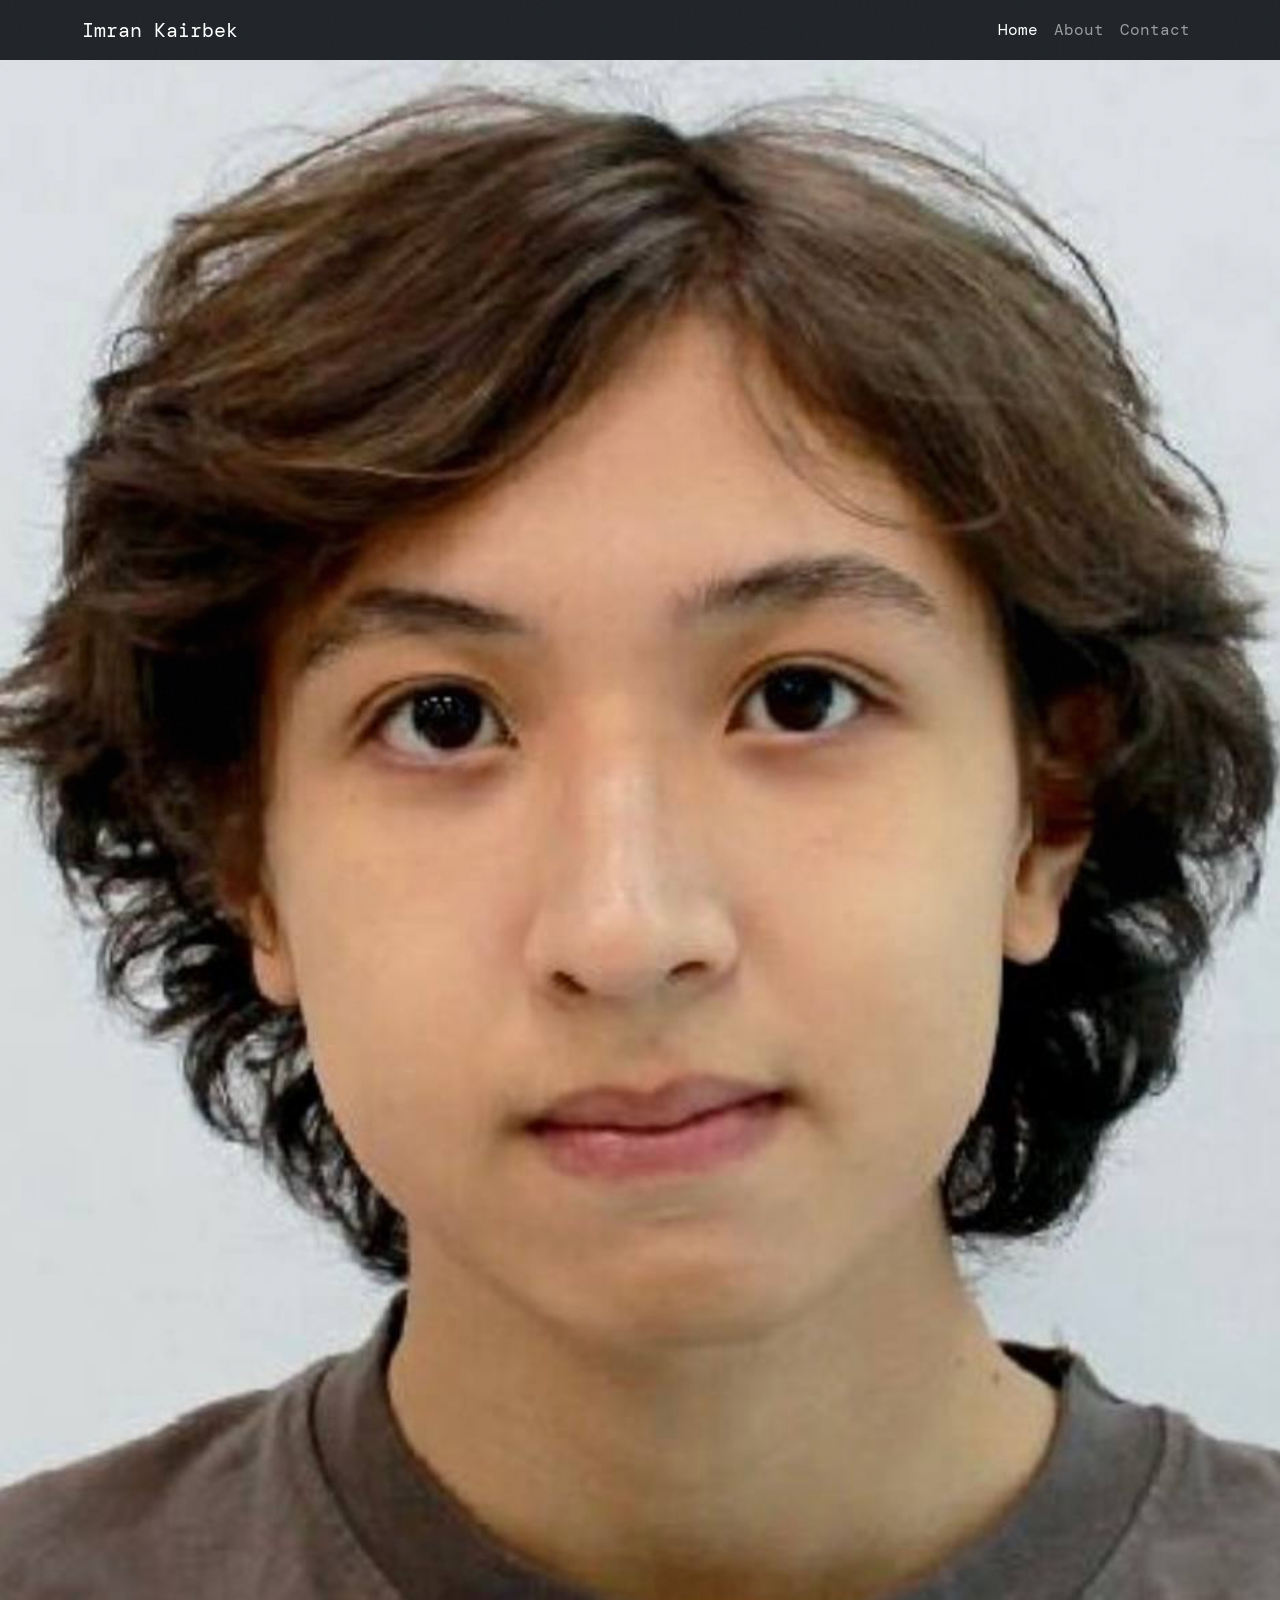
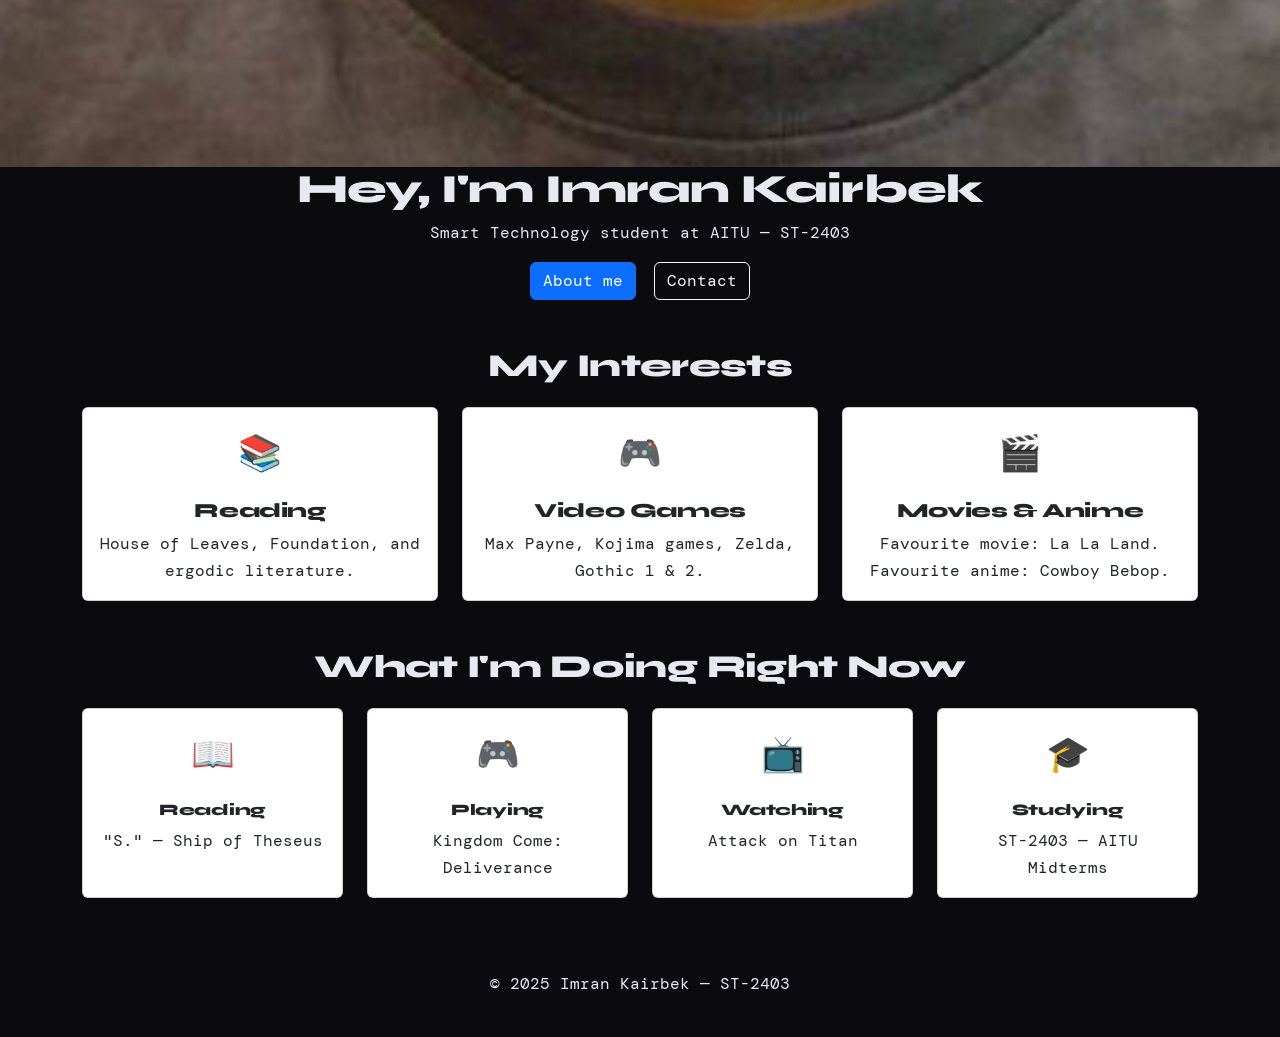
<file: index.html>
<!DOCTYPE html>
<html lang="en">
<head>
  <meta charset="UTF-8" />
  <meta name="viewport" content="width=device-width, initial-scale=1.0" />
  <title>Imran Kairbek</title>

  <!-- Bootstrap CSS -->
  <link href="https://cdn.jsdelivr.net/npm/bootstrap@5.3.3/dist/css/bootstrap.min.css" rel="stylesheet" />
  <!-- Our custom styles -->
  <link href="styles.css" rel="stylesheet" />
</head>
<body>

  <!-- NAVIGATION BAR -->
  <!-- navbar-expand-lg: turns into a hamburger menu on small screens -->
  <nav class="navbar navbar-expand-lg navbar-dark bg-dark">
    <div class="container">
      <a class="navbar-brand" href="index.html">Imran Kairbek</a>

      <!-- Hamburger button (only shows on mobile) -->
      <button class="navbar-toggler" type="button"
              data-bs-toggle="collapse" data-bs-target="#navMenu">
        <span class="navbar-toggler-icon"></span>
      </button>

      <!-- Links (collapse on mobile) -->
      <div class="collapse navbar-collapse" id="navMenu">
        <ul class="navbar-nav ms-auto">
          <li class="nav-item"><a class="nav-link active" href="index.html">Home</a></li>
          <li class="nav-item"><a class="nav-link" href="about.html">About</a></li>
          <li class="nav-item"><a class="nav-link" href="contact.html">Contact</a></li>
        </ul>
      </div>
    </div>
  </nav>


  <!-- HERO / HEADER -->
  <header class="hero text-center">
    <img src="pic.jpg" alt="Imran Kairbek" class="hero-photo" />
    <h1>Hey, I'm Imran Kairbek</h1>
    <p>Smart Technology student at AITU — ST-2403</p>
    <a href="about.html" class="btn btn-primary me-2">About me</a>
    <a href="contact.html" class="btn btn-outline-light">Contact</a>
  </header>


  <!-- INTERESTS SECTION -->
  <!-- Bootstrap grid: 3 columns on medium screens, 1 column on mobile -->
  <section class="container my-5">
    <h2 class="text-center mb-4">My Interests</h2>

    <div class="row g-4">

      <div class="col-md-4">
        <div class="card h-100">
          <div class="card-body text-center">
            <div class="card-icon">📚</div>
            <h5 class="card-title">Reading</h5>
            <p class="card-text">House of Leaves, Foundation, and ergodic literature.</p>
          </div>
        </div>
      </div>

      <div class="col-md-4">
        <div class="card h-100">
          <div class="card-body text-center">
            <div class="card-icon">🎮</div>
            <h5 class="card-title">Video Games</h5>
            <p class="card-text">Max Payne, Kojima games, Zelda, Gothic 1 &amp; 2.</p>
          </div>
        </div>
      </div>

      <div class="col-md-4">
        <div class="card h-100">
          <div class="card-body text-center">
            <div class="card-icon">🎬</div>
            <h5 class="card-title">Movies &amp; Anime</h5>
            <p class="card-text">Favourite movie: La La Land. Favourite anime: Cowboy Bebop.</p>
          </div>
        </div>
      </div>

    </div>
  </section>


  <!-- CURRENTLY SECTION -->
  <!-- col-sm-6: 2 columns on small, col-lg-3: 4 columns on large -->
  <section class="container my-5">
    <h2 class="text-center mb-4">What I'm Doing Right Now</h2>

    <div class="row g-4">

      <div class="col-sm-6 col-lg-3">
        <div class="card h-100 text-center">
          <div class="card-body">
            <div class="card-icon">📖</div>
            <h6 class="card-title">Reading</h6>
            <p class="card-text">"S." — Ship of Theseus</p>
          </div>
        </div>
      </div>

      <div class="col-sm-6 col-lg-3">
        <div class="card h-100 text-center">
          <div class="card-body">
            <div class="card-icon">🎮</div>
            <h6 class="card-title">Playing</h6>
            <p class="card-text">Kingdom Come: Deliverance</p>
          </div>
        </div>
      </div>

      <div class="col-sm-6 col-lg-3">
        <div class="card h-100 text-center">
          <div class="card-body">
            <div class="card-icon">📺</div>
            <h6 class="card-title">Watching</h6>
            <p class="card-text">Attack on Titan</p>
          </div>
        </div>
      </div>

      <div class="col-sm-6 col-lg-3">
        <div class="card h-100 text-center">
          <div class="card-body">
            <div class="card-icon">🎓</div>
            <h6 class="card-title">Studying</h6>
            <p class="card-text">ST-2403 — AITU Midterms</p>
          </div>
        </div>
      </div>

    </div>
  </section>


  <!-- FOOTER -->
  <footer class="text-center py-4">
    <p>© 2025 Imran Kairbek — ST-2403</p>
  </footer>


  <!-- Bootstrap JS (needed for navbar hamburger) -->
  <script src="https://cdn.jsdelivr.net/npm/bootstrap@5.3.3/dist/js/bootstrap.bundle.min.js"></script>

</body>
</html>
</file>
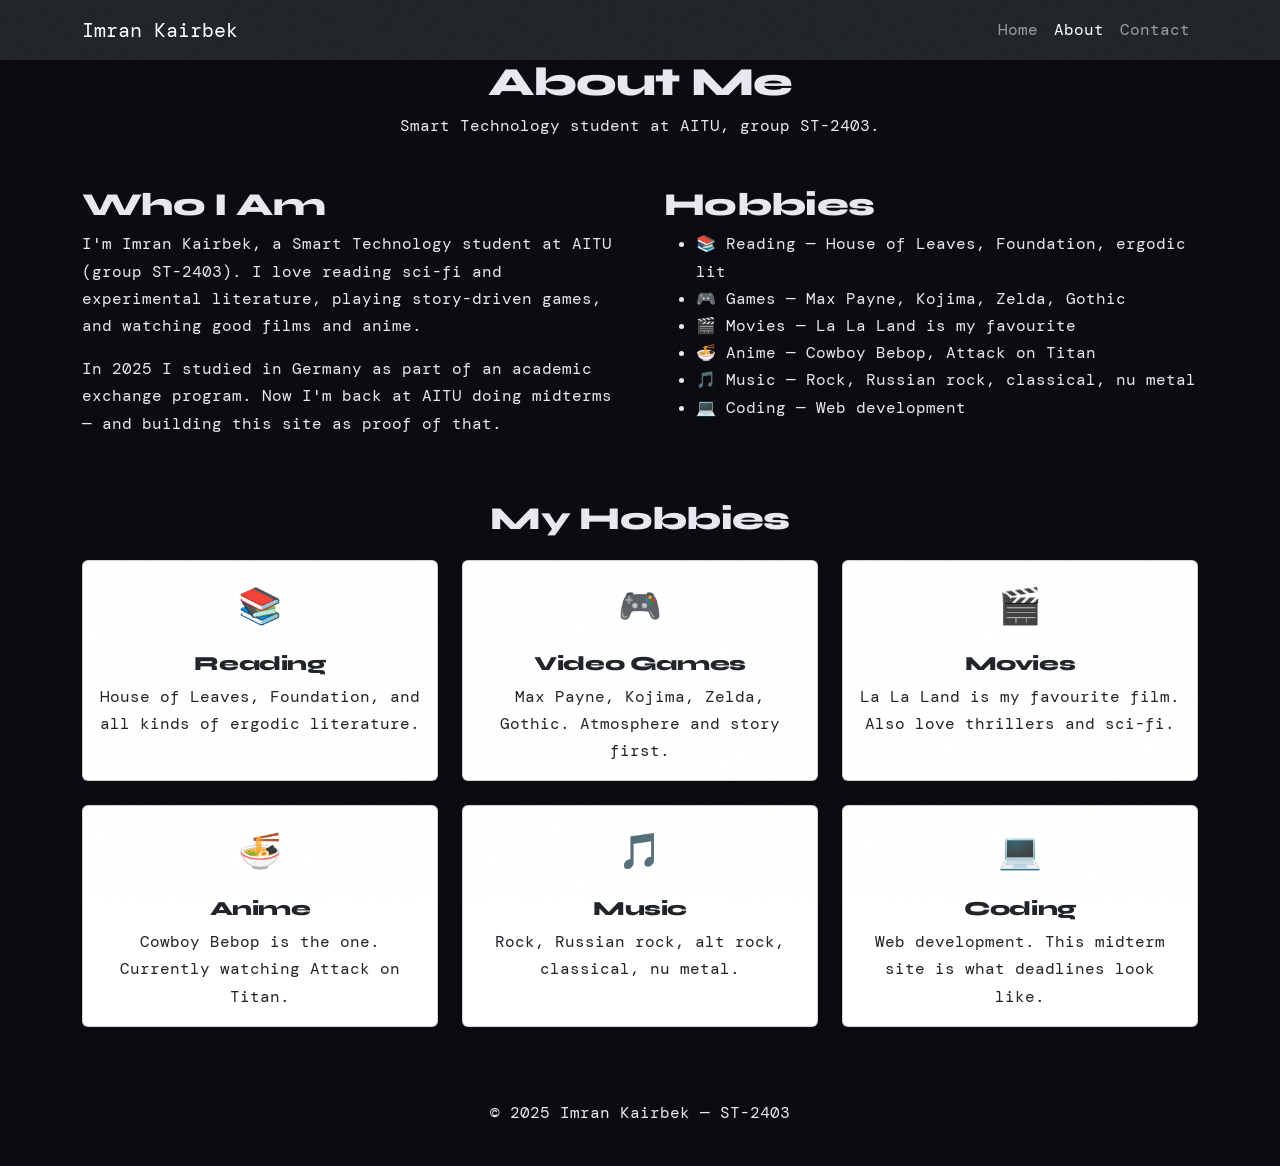
<file: about.html>
<!DOCTYPE html>
<html lang="en">
<head>
  <meta charset="UTF-8" />
  <meta name="viewport" content="width=device-width, initial-scale=1.0" />
  <title>About — Imran Kairbek</title>

  <link href="https://cdn.jsdelivr.net/npm/bootstrap@5.3.3/dist/css/bootstrap.min.css" rel="stylesheet" />
  <link href="styles.css" rel="stylesheet" />
</head>
<body>

  <!-- NAVIGATION BAR -->
  <nav class="navbar navbar-expand-lg navbar-dark bg-dark">
    <div class="container">
      <a class="navbar-brand" href="index.html">Imran Kairbek</a>
      <button class="navbar-toggler" type="button"
              data-bs-toggle="collapse" data-bs-target="#navMenu">
        <span class="navbar-toggler-icon"></span>
      </button>
      <div class="collapse navbar-collapse" id="navMenu">
        <ul class="navbar-nav ms-auto">
          <li class="nav-item"><a class="nav-link" href="index.html">Home</a></li>
          <li class="nav-item"><a class="nav-link active" href="about.html">About</a></li>
          <li class="nav-item"><a class="nav-link" href="contact.html">Contact</a></li>
        </ul>
      </div>
    </div>
  </nav>


  <!-- PAGE HEADER -->
  <header class="page-header text-center">
    <h1>About Me</h1>
    <p>Smart Technology student at AITU, group ST-2403.</p>
  </header>


  <!-- BIO + HOBBIES -->
  <!-- Two columns side by side on large screens, stacked on mobile -->
  <section class="container my-5">
    <div class="row g-5">

      <!-- Left column: Bio text -->
      <div class="col-lg-6">
        <h2>Who I Am</h2>
        <p>
          I'm Imran Kairbek, a Smart Technology student at AITU (group ST-2403).
          I love reading sci-fi and experimental literature, playing story-driven games,
          and watching good films and anime.
        </p>
        <p>
          In 2025 I studied in Germany as part of an academic exchange program.
          Now I'm back at AITU doing midterms — and building this site as proof of that.
        </p>
      </div>

      <!-- Right column: Hobbies list -->
      <div class="col-lg-6">
        <h2>Hobbies</h2>
        <ul class="hobby-list">
          <li>📚 Reading — House of Leaves, Foundation, ergodic lit</li>
          <li>🎮 Games — Max Payne, Kojima, Zelda, Gothic</li>
          <li>🎬 Movies — La La Land is my favourite</li>
          <li>🍜 Anime — Cowboy Bebop, Attack on Titan</li>
          <li>🎵 Music — Rock, Russian rock, classical, nu metal</li>
          <li>💻 Coding — Web development</li>
        </ul>
      </div>

    </div>
  </section>


  <!-- HOBBY CARDS -->
  <!-- col-sm-6 col-lg-4: 3 columns on large, 2 on tablet, 1 on mobile -->
  <section class="container my-5">
    <h2 class="text-center mb-4">My Hobbies</h2>

    <div class="row g-4">

      <div class="col-sm-6 col-lg-4">
        <div class="card h-100 text-center">
          <div class="card-body">
            <div class="card-icon">📚</div>
            <h5 class="card-title">Reading</h5>
            <p class="card-text">House of Leaves, Foundation, and all kinds of ergodic literature.</p>
          </div>
        </div>
      </div>

      <div class="col-sm-6 col-lg-4">
        <div class="card h-100 text-center">
          <div class="card-body">
            <div class="card-icon">🎮</div>
            <h5 class="card-title">Video Games</h5>
            <p class="card-text">Max Payne, Kojima, Zelda, Gothic. Atmosphere and story first.</p>
          </div>
        </div>
      </div>

      <div class="col-sm-6 col-lg-4">
        <div class="card h-100 text-center">
          <div class="card-body">
            <div class="card-icon">🎬</div>
            <h5 class="card-title">Movies</h5>
            <p class="card-text">La La Land is my favourite film. Also love thrillers and sci-fi.</p>
          </div>
        </div>
      </div>

      <div class="col-sm-6 col-lg-4">
        <div class="card h-100 text-center">
          <div class="card-body">
            <div class="card-icon">🍜</div>
            <h5 class="card-title">Anime</h5>
            <p class="card-text">Cowboy Bebop is the one. Currently watching Attack on Titan.</p>
          </div>
        </div>
      </div>

      <div class="col-sm-6 col-lg-4">
        <div class="card h-100 text-center">
          <div class="card-body">
            <div class="card-icon">🎵</div>
            <h5 class="card-title">Music</h5>
            <p class="card-text">Rock, Russian rock, alt rock, classical, nu metal.</p>
          </div>
        </div>
      </div>

      <div class="col-sm-6 col-lg-4">
        <div class="card h-100 text-center">
          <div class="card-body">
            <div class="card-icon">💻</div>
            <h5 class="card-title">Coding</h5>
            <p class="card-text">Web development. This midterm site is what deadlines look like.</p>
          </div>
        </div>
      </div>

    </div>
  </section>


  <!-- FOOTER -->
  <footer class="text-center py-4">
    <p>© 2025 Imran Kairbek — ST-2403</p>
  </footer>

  <script src="https://cdn.jsdelivr.net/npm/bootstrap@5.3.3/dist/js/bootstrap.bundle.min.js"></script>

</body>
</html>
</file>
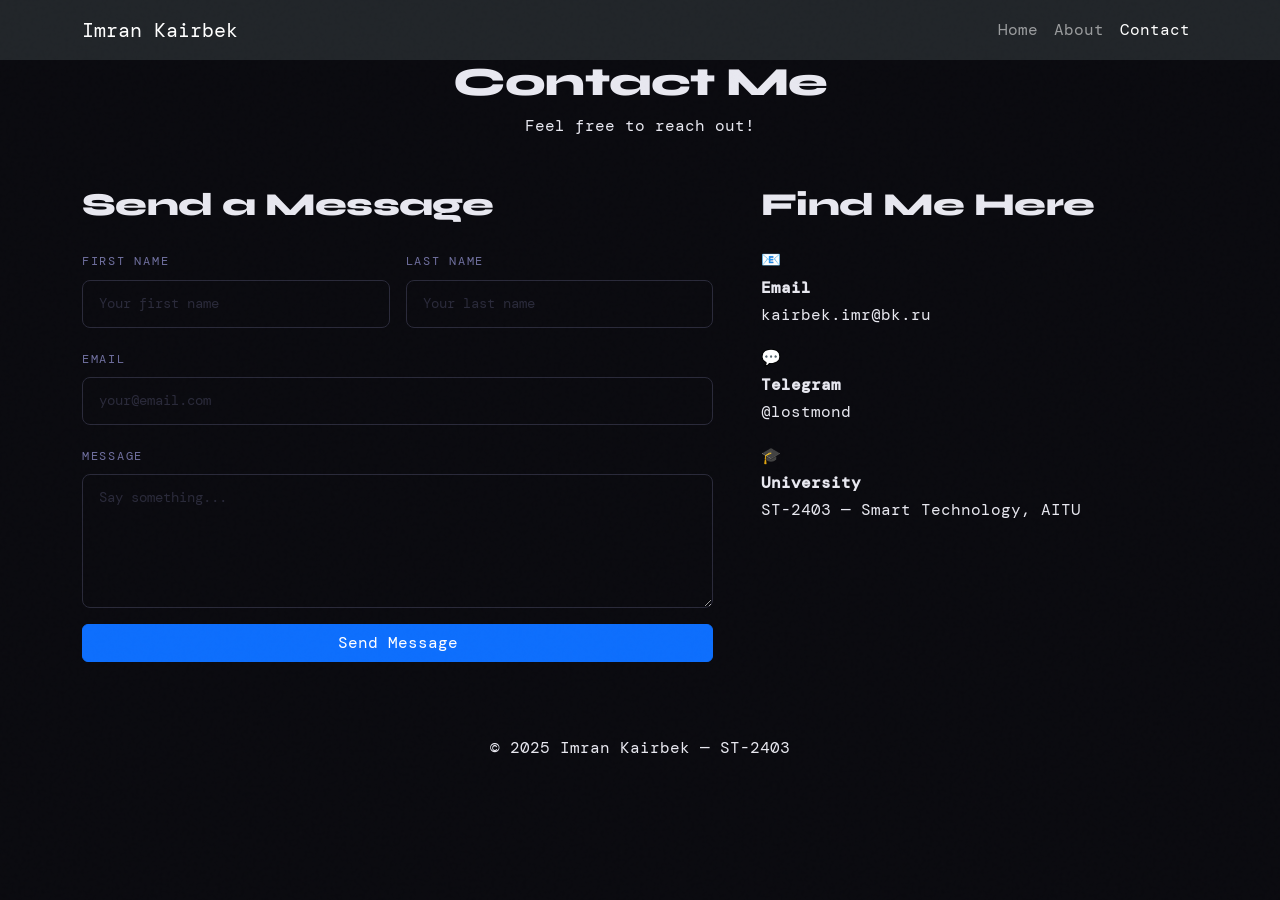
<file: contact.html>
<!DOCTYPE html>
<html lang="en">
<head>
  <meta charset="UTF-8" />
  <meta name="viewport" content="width=device-width, initial-scale=1.0" />
  <title>Contact — Imran Kairbek</title>

  <link href="https://cdn.jsdelivr.net/npm/bootstrap@5.3.3/dist/css/bootstrap.min.css" rel="stylesheet" />
  <link href="styles.css" rel="stylesheet" />
</head>
<body>

  <!-- NAVIGATION BAR -->
  <nav class="navbar navbar-expand-lg navbar-dark bg-dark">
    <div class="container">
      <a class="navbar-brand" href="index.html">Imran Kairbek</a>
      <button class="navbar-toggler" type="button"
              data-bs-toggle="collapse" data-bs-target="#navMenu">
        <span class="navbar-toggler-icon"></span>
      </button>
      <div class="collapse navbar-collapse" id="navMenu">
        <ul class="navbar-nav ms-auto">
          <li class="nav-item"><a class="nav-link" href="index.html">Home</a></li>
          <li class="nav-item"><a class="nav-link" href="about.html">About</a></li>
          <li class="nav-item"><a class="nav-link active" href="contact.html">Contact</a></li>
        </ul>
      </div>
    </div>
  </nav>


  <!-- PAGE HEADER -->
  <header class="page-header text-center">
    <h1>Contact Me</h1>
    <p>Feel free to reach out!</p>
  </header>


  <!-- FORM + INFO -->
  <!-- Two columns: form on the left, contact info on the right -->
  <section class="container my-5">
    <div class="row g-5">

      <!-- Left column: Contact form -->
      <div class="col-lg-7">
        <h2 class="mb-4">Send a Message</h2>

        <div class="row g-3">

          <div class="col-md-6">
            <label class="form-label" for="firstName">First Name</label>
            <input type="text" class="form-control" id="firstName" placeholder="Your first name" />
          </div>

          <div class="col-md-6">
            <label class="form-label" for="lastName">Last Name</label>
            <input type="text" class="form-control" id="lastName" placeholder="Your last name" />
          </div>

          <div class="col-12">
            <label class="form-label" for="email">Email</label>
            <input type="email" class="form-control" id="email" placeholder="your@email.com" />
          </div>

          <div class="col-12">
            <label class="form-label" for="message">Message</label>
            <textarea class="form-control" id="message" rows="5" placeholder="Say something..."></textarea>
          </div>

          <div class="col-12">
            <button type="button" class="btn btn-primary w-100" onclick="sendMessage()">
              Send Message
            </button>
          </div>

        </div>
      </div>

      <!-- Right column: Contact details -->
      <div class="col-lg-5">
        <h2 class="mb-4">Find Me Here</h2>

        <div class="contact-item">
          <span class="contact-icon">📧</span>
          <div>
            <strong>Email</strong>
            <p>kairbek.imr@bk.ru</p>
          </div>
        </div>

        <div class="contact-item">
          <span class="contact-icon">💬</span>
          <div>
            <strong>Telegram</strong>
            <p>@lostmond</p>
          </div>
        </div>

        <div class="contact-item">
          <span class="contact-icon">🎓</span>
          <div>
            <strong>University</strong>
            <p>ST-2403 — Smart Technology, AITU</p>
          </div>
        </div>

      </div>

    </div>
  </section>


  <!-- FOOTER -->
  <footer class="text-center py-4">
    <p>© 2025 Imran Kairbek — ST-2403</p>
  </footer>

  <script src="https://cdn.jsdelivr.net/npm/bootstrap@5.3.3/dist/js/bootstrap.bundle.min.js"></script>
  <script>
    function sendMessage() {
      const email   = document.getElementById('email').value.trim();
      const message = document.getElementById('message').value.trim();

      if (!email || !message) {
        alert('Please fill in your email and message.');
        return;
      }

      alert('Message sent! I will get back to you soon.');

      // Clear the form
      document.getElementById('firstName').value = '';
      document.getElementById('lastName').value  = '';
      document.getElementById('email').value     = '';
      document.getElementById('message').value   = '';
    }
  </script>

</body>
</html>
</file>
<file: styles.css>
/* ============================================================
   IMRAN KAIRBEK — styles.css
   Shared across all pages: index.html, about.html, contact.html
   ============================================================ */

@import url('https://fonts.googleapis.com/css2?family=Syne:wght@400;600;700;800&family=DM+Mono:ital,wght@0,300;0,400;0,500;1,300&display=swap');


/* ── CSS VARIABLES ── */
:root {
  --bg:        #0a0a0f;
  --surface:   #111118;
  --surface2:  #1a1a24;
  --border:    #2a2a3a;
  --accent:    #7c6fff;
  --accent2:   #ff6b6b;
  --accent3:   #43e8b0;
  --text:      #e8e8f0;
  --muted:     #7070a0;
  --font-head: 'Syne', sans-serif;
  --font-mono: 'DM Mono', monospace;
}


/* ── RESET & BASE ── */
*, *::before, *::after { box-sizing: border-box; margin: 0; padding: 0; }

html { scroll-behavior: smooth; }

body {
  background: var(--bg);
  color: var(--text);
  font-family: var(--font-mono);
  font-size: 16px;
  line-height: 1.7;
  min-height: 100vh;
  overflow-x: hidden;
}

/* Subtle noise grain texture overlay */
body::before {
  content: '';
  position: fixed;
  inset: 0;
  background-image: url("data:image/svg+xml,%3Csvg viewBox='0 0 256 256' xmlns='http://www.w3.org/2000/svg'%3E%3Cfilter id='noise'%3E%3CfeTurbulence type='fractalNoise' baseFrequency='0.9' numOctaves='4' stitchTiles='stitch'/%3E%3C/filter%3E%3Crect width='100%25' height='100%25' filter='url(%23noise)' opacity='0.04'/%3E%3C/svg%3E");
  pointer-events: none;
  z-index: 9999;
  opacity: 0.4;
}

h1, h2, h3, h4, h5, h6 {
  font-family: var(--font-head);
  font-weight: 800;
  line-height: 1.1;
  letter-spacing: -0.02em;
}

a { color: var(--accent); text-decoration: none; transition: color 0.2s; }
a:hover { color: var(--accent3); }


/* ── NAVBAR ── */
.site-nav {
  background: rgba(10, 10, 15, 0.85);
  backdrop-filter: blur(16px);
  border-bottom: 1px solid var(--border);
  position: sticky;
  top: 0;
  z-index: 1000;
}

.site-nav .navbar-brand {
  font-family: var(--font-head);
  font-weight: 800;
  font-size: 1.3rem;
  color: var(--text) !important;
}
.site-nav .navbar-brand span { color: var(--accent); }

.site-nav .nav-link {
  font-family: var(--font-mono);
  font-size: 0.8rem;
  color: var(--muted) !important;
  text-transform: uppercase;
  letter-spacing: 0.12em;
  padding: 1.4rem 1rem !important;
  border-bottom: 2px solid transparent;
  transition: color 0.2s, border-bottom 0.2s;
}
.site-nav .nav-link:hover,
.site-nav .nav-link.active {
  color: var(--text) !important;
  border-bottom: 2px solid var(--accent);
}

.navbar-toggler { border-color: var(--border) !important; }
.navbar-toggler-icon { filter: invert(0.7); }


/* ── HERO ── */
.page-hero {
  padding: 100px 0 80px;
  position: relative;
  overflow: hidden;
}

/* Vertical line at the bottom center of the hero */
.page-hero::after {
  content: '';
  position: absolute;
  bottom: 0; left: 50%;
  transform: translateX(-50%);
  width: 1px; height: 60px;
  background: linear-gradient(to bottom, var(--accent), transparent);
}

.hero-eyebrow {
  font-family: var(--font-mono);
  font-size: 0.75rem;
  color: var(--accent3);
  text-transform: uppercase;
  letter-spacing: 0.2em;
  margin-bottom: 1rem;
  display: block;
}

/* clamp(min, preferred, max) = responsive font size */
.hero-title {
  font-size: clamp(3rem, 8vw, 6rem);
  font-weight: 800;
  line-height: 0.95;
  letter-spacing: -0.04em;
  margin-bottom: 1.5rem;
}
.hero-title .accent  { color: var(--accent); }
.hero-title .accent2 { color: var(--accent2); }

.hero-sub {
  font-size: 1rem;
  color: var(--muted);
  max-width: 520px;
  line-height: 1.8;
}


/* ── HERO PHOTO (Assignment 4 — pic.jpg 936x1248) ── */
/* Displayed as a circle using border-radius: 50% */
.hero-photo-wrap {
  width: 280px;
  height: 280px;
  border-radius: 50%;
  border: 2px solid var(--border);
  overflow: hidden;
  box-shadow: 0 0 80px rgba(124, 111, 255, 0.18);
  flex-shrink: 0;
}

/* object-fit: cover fills the circle, cropping as needed */
/* object-position: center top keeps face in frame for portrait photos */
.hero-photo {
  width: 100%;
  height: 100%;
  object-fit: cover;
  object-position: center top;
  display: block;
}


/* ── BACKGROUND ORBS ── */
.orb {
  position: absolute;
  border-radius: 50%;
  filter: blur(80px);
  opacity: 0.12;
  pointer-events: none;
  animation: orb-drift 8s ease-in-out infinite alternate;
}
.orb-1 { width: 500px; height: 500px; background: var(--accent);  top: -200px; right: -100px; }
.orb-2 { width: 350px; height: 350px; background: var(--accent2); bottom: -100px; left: -80px; animation-delay: -4s; }

@keyframes orb-drift {
  from { transform: translate(0, 0); }
  to   { transform: translate(20px, 30px); }
}


/* ── SECTIONS ── */
.section { padding: 80px 0; }

.section-label {
  font-family: var(--font-mono);
  font-size: 0.7rem;
  text-transform: uppercase;
  letter-spacing: 0.25em;
  color: var(--accent);
  margin-bottom: 0.5rem;
  display: block;
}

.section-title {
  font-size: clamp(1.8rem, 4vw, 2.8rem);
  margin-bottom: 3rem;
}


/* ── GLASS CARDS (index.html — interests) ── */
.glass-card {
  background: var(--surface);
  border: 1px solid var(--border);
  border-radius: 16px;
  padding: 2rem;
  height: 100%;
  transition: transform 0.3s, border-color 0.3s, box-shadow 0.3s;
}
.glass-card:hover {
  transform: translateY(-4px);
  border-color: var(--accent);
  box-shadow: 0 16px 48px rgba(124, 111, 255, 0.15);
}
.card-icon { font-size: 2.2rem; margin-bottom: 1rem; display: block; }
.glass-card h5 { font-size: 1.2rem; margin-bottom: 0.6rem; color: var(--text); }
.glass-card p  { font-size: 0.88rem; color: var(--muted); line-height: 1.75; }


/* ── CURRENTLY CARDS (index.html) ── */
.curr-card {
  background: var(--surface);
  border: 1px solid var(--border);
  border-radius: 14px;
  color: var(--text);
}
.curr-card .card-title { font-family: var(--font-head); font-weight: 700; }
.curr-card .card-text  { font-size: .8rem; color: var(--muted); }
.curr-icon { font-size: 2.5rem; margin-bottom: .8rem; }


/* ── TAGS ── */
.tag {
  display: inline-block;
  background: var(--surface2);
  border: 1px solid var(--border);
  color: var(--accent3);
  font-family: var(--font-mono);
  font-size: 0.7rem;
  letter-spacing: 0.1em;
  text-transform: uppercase;
  padding: 0.3rem 0.8rem;
  border-radius: 999px;
  margin: 0.2rem;
}


/* ── BUTTONS ── */
.btn-glow {
  background: var(--accent);
  color: #fff;
  border: none;
  border-radius: 8px;
  font-family: var(--font-mono);
  font-size: 0.8rem;
  letter-spacing: 0.1em;
  text-transform: uppercase;
  padding: 0.75rem 1.8rem;
  transition: background 0.2s, box-shadow 0.2s, transform 0.15s;
}
.btn-glow:hover {
  background: #9588ff;
  box-shadow: 0 0 24px rgba(124, 111, 255, 0.5);
  transform: translateY(-1px);
  color: #fff;
}

.btn-outline-glow {
  background: transparent;
  color: var(--accent);
  border: 1px solid var(--accent);
  border-radius: 8px;
  font-family: var(--font-mono);
  font-size: 0.8rem;
  letter-spacing: 0.1em;
  text-transform: uppercase;
  padding: 0.75rem 1.8rem;
  transition: background 0.2s, box-shadow 0.2s, transform 0.15s;
}
.btn-outline-glow:hover {
  background: rgba(124, 111, 255, 0.12);
  box-shadow: 0 0 20px rgba(124, 111, 255, 0.25);
  transform: translateY(-1px);
  color: var(--accent);
}


/* ── DIVIDER ── */
.divider {
  height: 1px;
  background: linear-gradient(to right, transparent, var(--border), transparent);
}


/* ── TIMELINE (about.html) ── */
.timeline { position: relative; padding-left: 2rem; }
.timeline::before {
  content: '';
  position: absolute;
  left: 0; top: 0; bottom: 0;
  width: 1px;
  background: linear-gradient(to bottom, var(--accent), transparent);
}
.timeline-item { position: relative; margin-bottom: 2.5rem; }
.timeline-item::before {
  content: '';
  position: absolute;
  left: -2rem; top: 0.45rem;
  width: 8px; height: 8px;
  border-radius: 50%;
  background: var(--accent);
  box-shadow: 0 0 12px var(--accent);
}
.timeline-year  { font-size: 0.7rem; color: var(--accent3); text-transform: uppercase; letter-spacing: 0.2em; display: block; margin-bottom: 0.25rem; }
.timeline-title { font-family: var(--font-head); font-size: 1.1rem; font-weight: 700; margin-bottom: 0.4rem; }
.timeline-body  { font-size: 0.87rem; color: var(--muted); }


/* ── HOBBY CARDS (about.html) ── */
.hobby-card {
  background: var(--surface);
  border: 1px solid var(--border);
  border-radius: 12px;
  padding: 1.8rem 1.4rem;
  text-align: center;
  height: 100%;
  transition: transform 0.3s, border-color 0.3s, box-shadow 0.3s;
}
.hobby-card:hover {
  transform: translateY(-6px);
  border-color: var(--accent3);
  box-shadow: 0 12px 36px rgba(67, 232, 176, 0.12);
}
.hobby-emoji { font-size: 3rem; margin-bottom: 0.8rem; display: block; }
.hobby-card h6 { font-family: var(--font-head); font-size: 1rem; font-weight: 700; margin-bottom: 0.4rem; }
.hobby-card p  { font-size: 0.8rem; color: var(--muted); }


/* ── ACCORDION (about.html) ── */
.accordion-item {
  background: var(--surface) !important;
  border: 1px solid var(--border) !important;
  border-radius: 10px !important;
  margin-bottom: 0.5rem;
  overflow: hidden;
}
.accordion-button {
  background: var(--surface) !important;
  color: var(--text) !important;
  font-family: var(--font-head) !important;
  font-size: 1rem !important;
  font-weight: 700 !important;
  border: none !important;
  box-shadow: none !important;
}
.accordion-button:not(.collapsed) { color: var(--accent) !important; }
.accordion-button::after { filter: invert(0.7) sepia(1) hue-rotate(220deg); }
.accordion-body { background: var(--surface2) !important; color: var(--muted) !important; font-size: 0.88rem; }


/* ── CAROUSEL (contact.html) ── */
.carousel-indicators [data-bs-target] {
  background-color: var(--accent) !important;
  width: 8px !important; height: 8px !important;
  border-radius: 50% !important;
}
.carousel-control-prev-icon,
.carousel-control-next-icon {
  background-color: rgba(124, 111, 255, 0.5);
  border-radius: 50%;
  padding: 1rem;
  background-size: 60%;
}
/* Carousel slide inner styling */
.carousel-slide {
  background: var(--surface2);
  border: 1px solid var(--border);
  border-radius: 16px;
  padding: 5rem 3rem;
  text-align: center;
  color: var(--text);
}
.carousel-slide h5 { font-family: var(--font-head); font-weight: 800; margin-bottom: 0.5rem; }
.carousel-slide p  { color: var(--muted); font-size: 0.88rem; max-width: 400px; margin: auto; }


/* ── MODAL ── */
.modal-content {
  background: var(--surface) !important;
  border: 1px solid var(--border) !important;
  border-radius: 16px !important;
  color: var(--text) !important;
}
.modal-header { border-bottom: 1px solid var(--border) !important; }
.modal-footer { border-top:    1px solid var(--border) !important; }
.btn-close    { filter: invert(0.8) !important; }


/* ── CONTACT FORM (contact.html) ── */
.contact-form-wrap {
  background: var(--surface);
  border: 1px solid var(--border);
  border-radius: 20px;
  padding: 3rem;
}

.form-label {
  font-family: var(--font-mono);
  font-size: 0.72rem;
  text-transform: uppercase;
  letter-spacing: 0.15em;
  color: var(--muted);
  margin-bottom: 0.5rem;
}

.form-control {
  background: var(--bg) !important;
  border: 1px solid var(--border) !important;
  color: var(--text) !important;
  font-family: var(--font-mono) !important;
  font-size: 0.9rem !important;
  border-radius: 8px !important;
  padding: 0.75rem 1rem !important;
  transition: border-color 0.2s !important;
}
.form-control:focus {
  border-color: var(--accent) !important;
  box-shadow: 0 0 0 3px rgba(124, 111, 255, 0.2) !important;
  outline: none !important;
}
.form-control::placeholder { color: var(--border) !important; }

.contact-info-item {
  display: flex;
  align-items: center;
  gap: 1rem;
  padding: 1.2rem;
  background: var(--surface);
  border: 1px solid var(--border);
  border-radius: 12px;
  margin-bottom: 1rem;
  transition: border-color 0.2s;
}
.contact-info-item:hover { border-color: var(--accent); }
.contact-info-icon  { font-size: 1.5rem; flex-shrink: 0; }
.contact-info-label { font-size: 0.7rem; text-transform: uppercase; letter-spacing: 0.15em; color: var(--accent); display: block; margin-bottom: 0.1rem; }
.contact-info-value { font-size: 0.9rem; color: var(--text); }


/* ── FOOTER ── */
.site-footer {
  background: var(--surface);
  border-top: 1px solid var(--border);
  padding: 2.5rem 0;
  margin-top: 4rem;
}
.footer-brand { font-family: var(--font-head); font-weight: 800; font-size: 1.1rem; color: var(--text); }
.footer-brand span { color: var(--accent); }
.footer-tagline { font-size: 0.78rem; color: var(--muted); margin-top: 0.25rem; }
.footer-copy { font-size: 0.75rem; color: var(--muted); text-align: right; }


/* ── SCROLL FADE-IN ── */
.fade-up { opacity: 0; transform: translateY(30px); transition: opacity 0.6s ease, transform 0.6s ease; }
.fade-up.visible { opacity: 1; transform: translateY(0); }


/* ================================================================
   MEDIA QUERIES — Assignment 4 requirement
   Three breakpoints: Mobile, Tablet, Desktop
   Adjusts font sizes, layout spacing, and hero photo size
================================================================ */

/* Mobile — screens up to 576px */
@media (max-width: 576px) {
  .page-hero         { padding: 50px 0 40px; }
  .hero-title        { font-size: 2.2rem; }       /* smaller heading */
  .hero-sub          { font-size: 0.88rem; }       /* smaller subtitle */
  .section           { padding: 50px 0; }          /* less vertical space */
  .section-title     { margin-bottom: 1.8rem; }
  .glass-card        { padding: 1.4rem; }           /* less card padding */
  .contact-form-wrap { padding: 1.2rem; }
  .footer-copy       { text-align: left; margin-top: 0.5rem; }
}

/* Tablet — screens up to 768px */
@media (max-width: 768px) {
  .page-hero         { padding: 60px 0 50px; }
  .hero-title        { font-size: 2.8rem; }        /* medium heading */
  .section           { padding: 60px 0; }
  .contact-form-wrap { padding: 1.5rem; }
  .footer-copy       { text-align: left; margin-top: 0.5rem; }
}

/* Desktop — screens 992px and above */
@media (min-width: 992px) {
  .page-hero      { padding: 110px 0 90px; }
  .hero-title     { font-size: clamp(4rem, 7vw, 6rem); } /* large heading */
  .hero-sub       { font-size: 1.05rem; }
  .section        { padding: 100px 0; }                   /* more breathing room */
  .hero-photo-wrap { width: 300px; height: 300px; }       /* larger photo circle */
  .glass-card     { padding: 2.4rem; }
}
</file>
